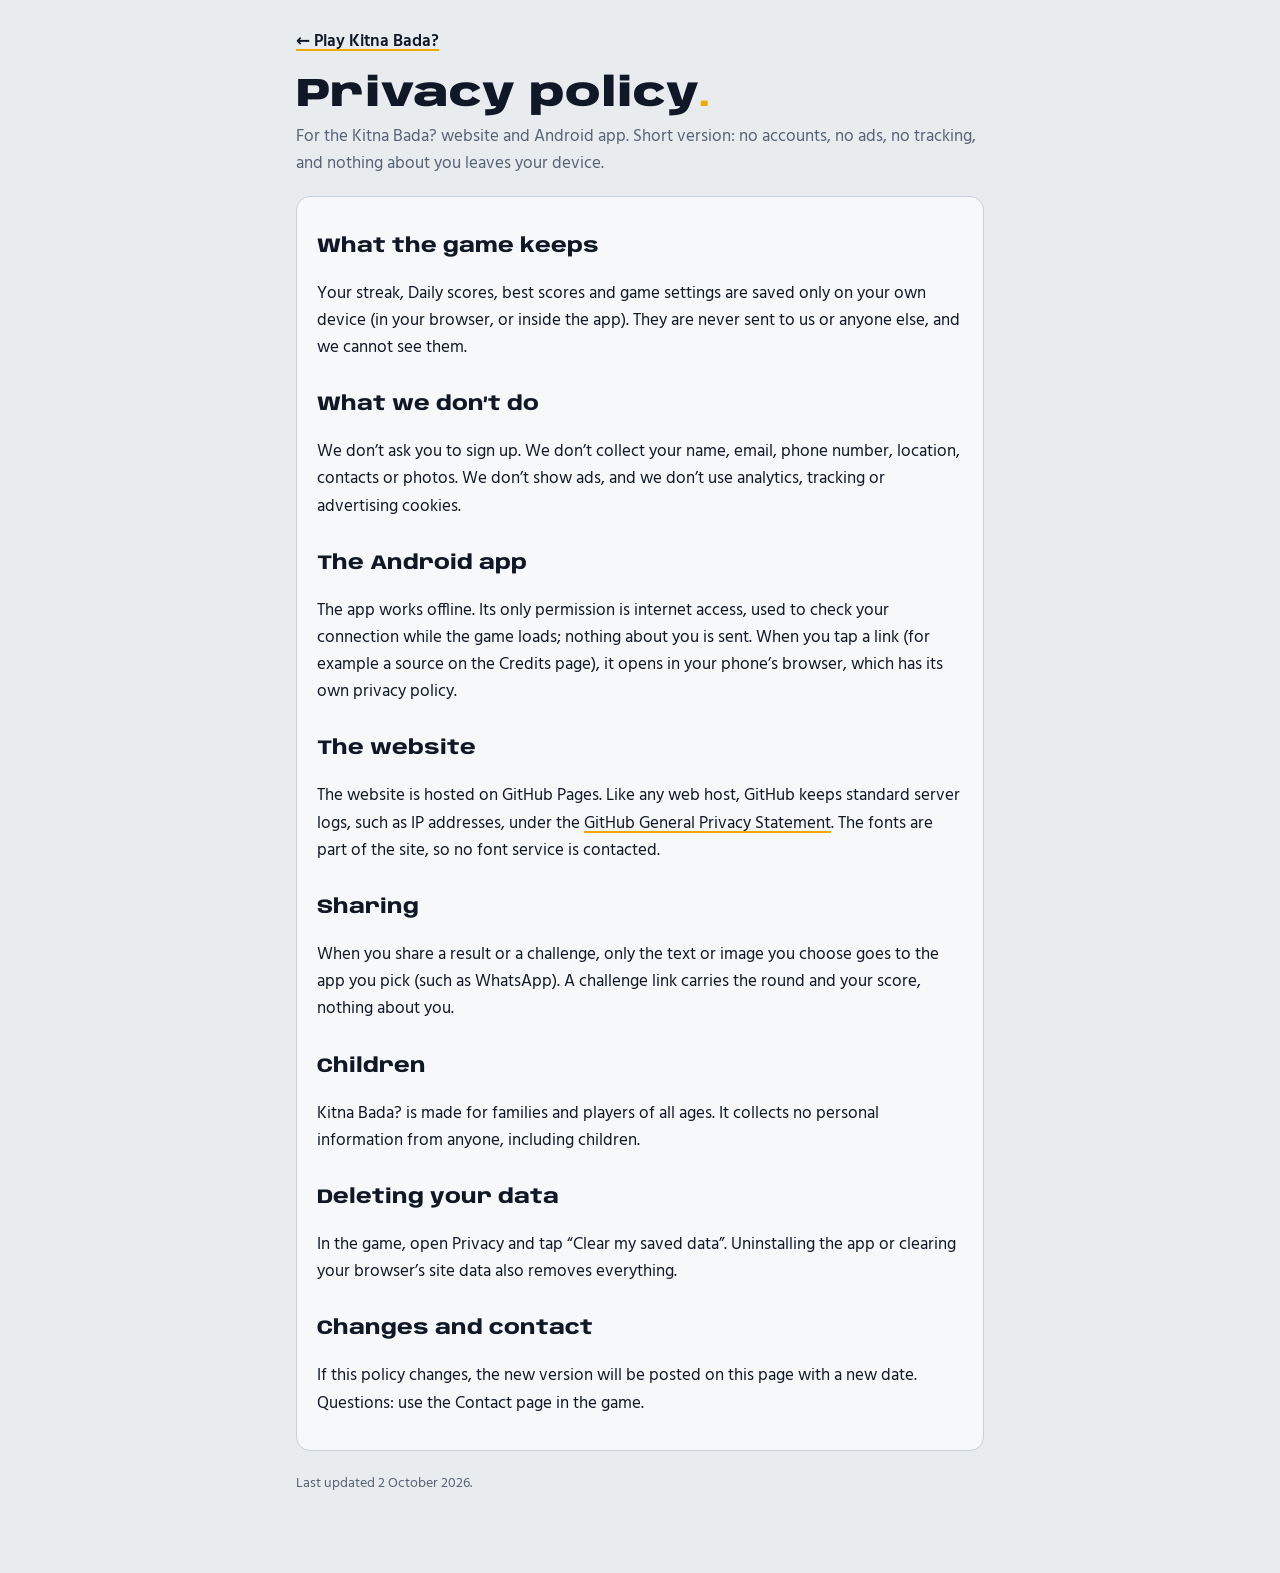
<file: privacy/index.html>
<!doctype html>
<html lang="en">
<head>
<meta charset="utf-8">
<meta name="viewport" content="width=device-width, initial-scale=1">
<title>Privacy policy – Kitna Bada?</title>
<meta name="description" content="Privacy policy for the Kitna Bada? size-guessing game, website and Android app.">
<link rel="stylesheet" href="../fonts/fonts.css">
<style>
:root{--bg:#E8ECEF;--surface:#F6F8F9;--ink:#101828;--muted:#566275;--line:#C8D1DB;--accent:#F2A900}
@media (prefers-color-scheme:dark){:root{--bg:#0A0F17;--surface:#111925;--ink:#E6ECF3;--muted:#8E9BAE;--line:#27344A;--accent:#F4B623}}
*{box-sizing:border-box}
body{margin:0;background:var(--bg);color:var(--ink);font:400 17px/1.6 "Hind",system-ui,sans-serif}
main{max-width:720px;margin:0 auto;padding:28px 16px 64px}
h1{font-family:"Anybody",system-ui,sans-serif;font-stretch:125%;font-weight:850;font-size:clamp(28px,7vw,40px);line-height:1.1;margin:8px 0 6px}
h1 b{color:var(--accent)}
h2{font-family:"Anybody",system-ui,sans-serif;font-stretch:115%;font-weight:750;font-size:20px;margin:28px 0 6px}
.lead{color:var(--muted);margin:0 0 18px}
.card{background:var(--surface);border:1px solid var(--line);border-radius:14px;padding:6px 20px 16px}
a{color:inherit;text-decoration-color:var(--accent);text-decoration-thickness:2px;text-underline-offset:3px}
.fine{color:var(--muted);font-size:14px;margin-top:22px}
.back{display:inline-block;margin-bottom:10px;font-weight:600}
</style>
</head>
<body>
<main>
<a class="back" href="../">← Play Kitna Bada?</a>
<h1>Privacy policy<b>.</b></h1>
<p class="lead">For the Kitna Bada? website and Android app. Short version: no accounts, no ads, no tracking, and nothing about you leaves your device.</p>
<div class="card">
<h2>What the game keeps</h2>
<p>Your streak, Daily scores, best scores and game settings are saved only on your own device (in your browser, or inside the app). They are never sent to us or anyone else, and we cannot see them.</p>
<h2>What we don’t do</h2>
<p>We don’t ask you to sign up. We don’t collect your name, email, phone number, location, contacts or photos. We don’t show ads, and we don’t use analytics, tracking or advertising cookies.</p>
<h2>The Android app</h2>
<p>The app works offline. Its only permission is internet access, used to check your connection while the game loads; nothing about you is sent. When you tap a link (for example a source on the Credits page), it opens in your phone’s browser, which has its own privacy policy.</p>
<h2>The website</h2>
<p>The website is hosted on GitHub Pages. Like any web host, GitHub keeps standard server logs, such as IP addresses, under the <a href="https://docs.github.com/en/site-policy/privacy-policies/github-general-privacy-statement">GitHub General Privacy Statement</a>. The fonts are part of the site, so no font service is contacted.</p>
<h2>Sharing</h2>
<p>When you share a result or a challenge, only the text or image you choose goes to the app you pick (such as WhatsApp). A challenge link carries the round and your score, nothing about you.</p>
<h2>Children</h2>
<p>Kitna Bada? is made for families and players of all ages. It collects no personal information from anyone, including children.</p>
<h2>Deleting your data</h2>
<p>In the game, open Privacy and tap “Clear my saved data”. Uninstalling the app or clearing your browser’s site data also removes everything.</p>
<h2>Changes and contact</h2>
<p>If this policy changes, the new version will be posted on this page with a new date. Questions: use the Contact page in the game.</p>
</div>
<p class="fine">Last updated 2 October 2026.</p>
</main>
</body>
</html>
</file>
<file: fonts/fonts.css>
@font-face{font-family:'Anybody';font-style:normal;font-display:swap;font-weight:100 900;font-stretch:50% 150%;src:url(anybody-latin-wdth-normal.woff2) format('woff2');unicode-range:U+0000-00FF,U+0131,U+0152-0153,U+02BB-02BC,U+02C6,U+02DA,U+02DC,U+0304,U+0308,U+0329,U+2000-206F,U+20AC,U+2122,U+2191,U+2193,U+2212,U+2215,U+FEFF,U+FFFD;}
@font-face{font-family:'Hind';font-style:normal;font-display:swap;font-weight:400;src:url(hind-latin-400-normal.woff2) format('woff2');unicode-range:U+0000-00FF,U+0131,U+0152-0153,U+02BB-02BC,U+02C6,U+02DA,U+02DC,U+0304,U+0308,U+0329,U+2000-206F,U+20AC,U+2122,U+2191,U+2193,U+2212,U+2215,U+FEFF,U+FFFD;}
@font-face{font-family:'Hind';font-style:normal;font-display:swap;font-weight:400;src:url(hind-devanagari-400-normal.woff2) format('woff2');unicode-range:U+0900-097F,U+1CD0-1CF9,U+200C-200D,U+20A8,U+20B9,U+20F0,U+25CC,U+A830-A839,U+A8E0-A8FF,U+11B00-11B09;}
@font-face{font-family:'Hind';font-style:normal;font-display:swap;font-weight:500;src:url(hind-latin-500-normal.woff2) format('woff2');unicode-range:U+0000-00FF,U+0131,U+0152-0153,U+02BB-02BC,U+02C6,U+02DA,U+02DC,U+0304,U+0308,U+0329,U+2000-206F,U+20AC,U+2122,U+2191,U+2193,U+2212,U+2215,U+FEFF,U+FFFD;}
@font-face{font-family:'Hind';font-style:normal;font-display:swap;font-weight:500;src:url(hind-devanagari-500-normal.woff2) format('woff2');unicode-range:U+0900-097F,U+1CD0-1CF9,U+200C-200D,U+20A8,U+20B9,U+20F0,U+25CC,U+A830-A839,U+A8E0-A8FF,U+11B00-11B09;}
@font-face{font-family:'Hind';font-style:normal;font-display:swap;font-weight:600;src:url(hind-latin-600-normal.woff2) format('woff2');unicode-range:U+0000-00FF,U+0131,U+0152-0153,U+02BB-02BC,U+02C6,U+02DA,U+02DC,U+0304,U+0308,U+0329,U+2000-206F,U+20AC,U+2122,U+2191,U+2193,U+2212,U+2215,U+FEFF,U+FFFD;}
@font-face{font-family:'Hind';font-style:normal;font-display:swap;font-weight:600;src:url(hind-devanagari-600-normal.woff2) format('woff2');unicode-range:U+0900-097F,U+1CD0-1CF9,U+200C-200D,U+20A8,U+20B9,U+20F0,U+25CC,U+A830-A839,U+A8E0-A8FF,U+11B00-11B09;}
@font-face{font-family:'Hind';font-style:normal;font-display:swap;font-weight:700;src:url(hind-latin-700-normal.woff2) format('woff2');unicode-range:U+0000-00FF,U+0131,U+0152-0153,U+02BB-02BC,U+02C6,U+02DA,U+02DC,U+0304,U+0308,U+0329,U+2000-206F,U+20AC,U+2122,U+2191,U+2193,U+2212,U+2215,U+FEFF,U+FFFD;}
@font-face{font-family:'Hind';font-style:normal;font-display:swap;font-weight:700;src:url(hind-devanagari-700-normal.woff2) format('woff2');unicode-range:U+0900-097F,U+1CD0-1CF9,U+200C-200D,U+20A8,U+20B9,U+20F0,U+25CC,U+A830-A839,U+A8E0-A8FF,U+11B00-11B09;}
@font-face{font-family:'IBM Plex Mono';font-style:normal;font-display:swap;font-weight:500;src:url(ibm-plex-mono-latin-500-normal.woff2) format('woff2');unicode-range:U+0000-00FF,U+0131,U+0152-0153,U+02BB-02BC,U+02C6,U+02DA,U+02DC,U+0304,U+0308,U+0329,U+2000-206F,U+20AC,U+2122,U+2191,U+2193,U+2212,U+2215,U+FEFF,U+FFFD;}
@font-face{font-family:'IBM Plex Mono';font-style:normal;font-display:swap;font-weight:600;src:url(ibm-plex-mono-latin-600-normal.woff2) format('woff2');unicode-range:U+0000-00FF,U+0131,U+0152-0153,U+02BB-02BC,U+02C6,U+02DA,U+02DC,U+0304,U+0308,U+0329,U+2000-206F,U+20AC,U+2122,U+2191,U+2193,U+2212,U+2215,U+FEFF,U+FFFD;}
</file>
